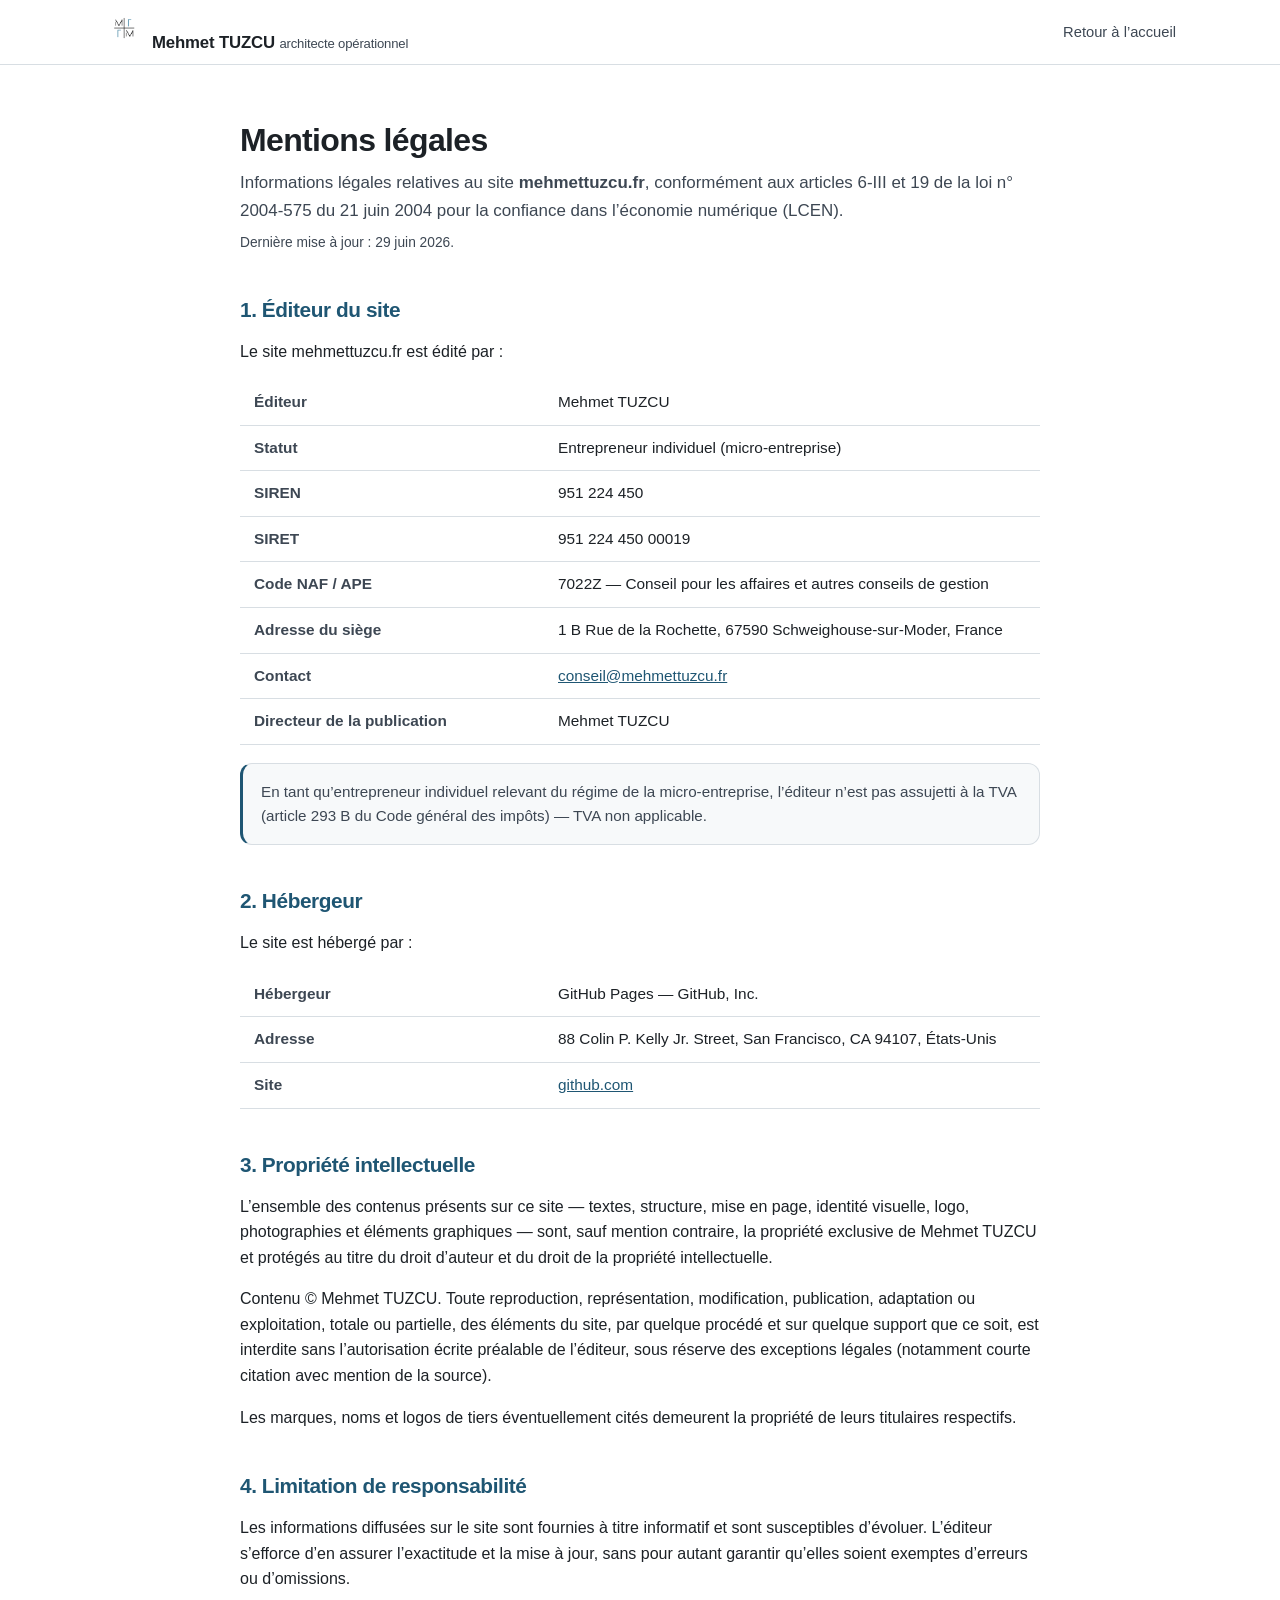
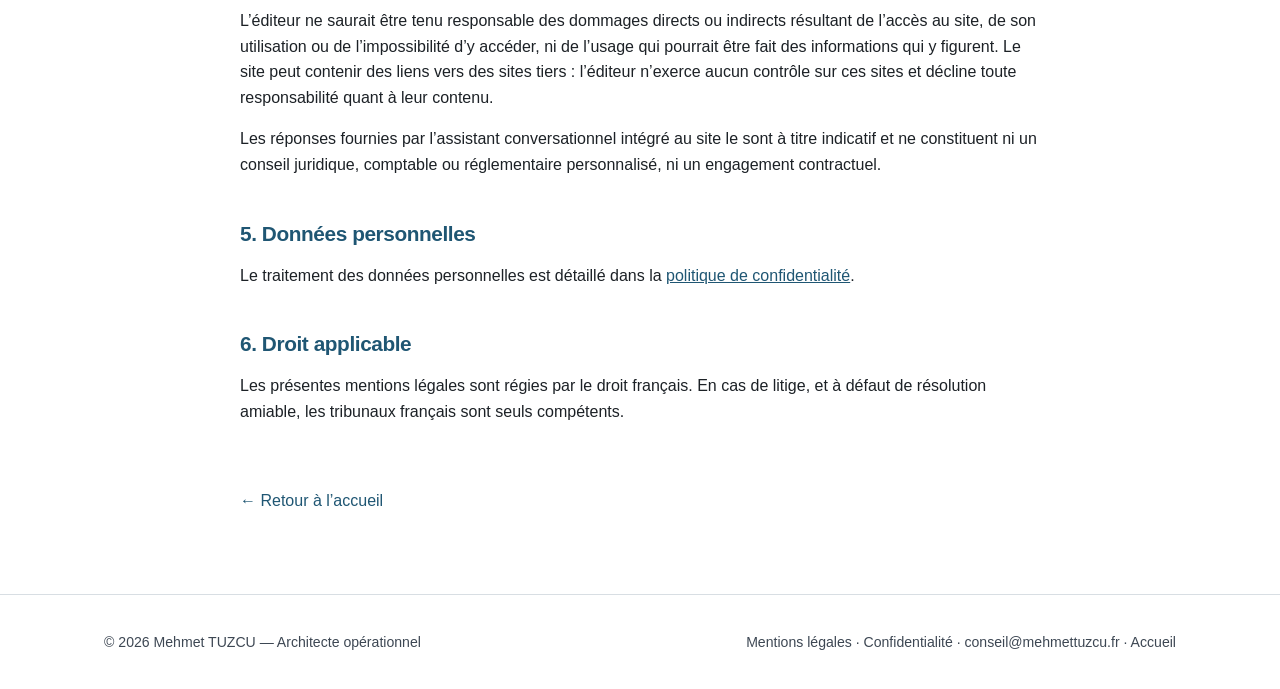
<file: mentions-legales.html>
<!DOCTYPE html>
<html lang="fr">
<head>
<meta charset="UTF-8" />
<meta name="viewport" content="width=device-width, initial-scale=1.0" />

<title>Mentions légales — Mehmet TUZCU</title>
<meta name="description" content="Mentions légales du site mehmettuzcu.fr : éditeur, hébergeur, propriété intellectuelle et responsabilité." />
<meta name="robots" content="index, follow" />
<link rel="canonical" href="https://mehmettuzcu.fr/mentions-legales.html" />
<link rel="icon" href="assets/favicon.png" />
<link rel="stylesheet" href="assets/style.css" />
</head>
<body>

<a class="skip-link" href="#main">Aller au contenu</a>

<header class="site-header">
  <div class="container nav">
    <a class="brand" href="index.html">
      <img class="brand-logo" src="LOGOMehmet-Tuzcu.png" alt="Logo Mehmet TUZCU" width="40" height="40" />
      <span class="brand-text">Mehmet TUZCU <span class="brand-role">architecte opérationnel</span></span>
    </a>
    <ul class="nav-links" id="nav-links">
      <li><a href="index.html">Retour à l’accueil</a></li>
    </ul>
  </div>
</header>

<main id="main">
  <div class="container">
    <article class="legal-page">

      <h1>Mentions légales</h1>
      <p class="legal-lead">Informations légales relatives au site <strong>mehmettuzcu.fr</strong>, conformément aux articles 6-III et 19 de la loi n° 2004-575 du 21 juin 2004 pour la confiance dans l’économie numérique (LCEN).</p>
      <p class="legal-updated">Dernière mise à jour : 29 juin 2026.</p>

      <h2>1. Éditeur du site</h2>
      <p>Le site mehmettuzcu.fr est édité par :</p>
      <table class="legal-table">
        <tbody>
          <tr><th>Éditeur</th><td>Mehmet TUZCU</td></tr>
          <tr><th>Statut</th><td>Entrepreneur individuel (micro-entreprise)</td></tr>
          <tr><th>SIREN</th><td>951 224 450</td></tr>
          <tr><th>SIRET</th><td>951 224 450 00019</td></tr>
          <tr><th>Code NAF / APE</th><td>7022Z — Conseil pour les affaires et autres conseils de gestion</td></tr>
          <tr><th>Adresse du siège</th><td>1 B Rue de la Rochette, 67590 Schweighouse-sur-Moder, France</td></tr>
          <tr><th>Contact</th><td><a href="mailto:conseil@mehmettuzcu.fr">conseil@mehmettuzcu.fr</a></td></tr>
          <tr><th>Directeur de la publication</th><td>Mehmet TUZCU</td></tr>
        </tbody>
      </table>
      <p class="legal-note">En tant qu’entrepreneur individuel relevant du régime de la micro-entreprise, l’éditeur n’est pas assujetti à la TVA (article 293 B du Code général des impôts) — TVA non applicable.</p>

      <h2>2. Hébergeur</h2>
      <p>Le site est hébergé par :</p>
      <table class="legal-table">
        <tbody>
          <tr><th>Hébergeur</th><td>GitHub Pages — GitHub, Inc.</td></tr>
          <tr><th>Adresse</th><td>88 Colin P. Kelly Jr. Street, San Francisco, CA 94107, États-Unis</td></tr>
          <tr><th>Site</th><td><a href="https://github.com" target="_blank" rel="noopener">github.com</a></td></tr>
        </tbody>
      </table>

      <h2>3. Propriété intellectuelle</h2>
      <p>L’ensemble des contenus présents sur ce site — textes, structure, mise en page, identité visuelle, logo, photographies et éléments graphiques — sont, sauf mention contraire, la propriété exclusive de Mehmet TUZCU et protégés au titre du droit d’auteur et du droit de la propriété intellectuelle.</p>
      <p>Contenu © Mehmet TUZCU. Toute reproduction, représentation, modification, publication, adaptation ou exploitation, totale ou partielle, des éléments du site, par quelque procédé et sur quelque support que ce soit, est interdite sans l’autorisation écrite préalable de l’éditeur, sous réserve des exceptions légales (notamment courte citation avec mention de la source).</p>
      <p>Les marques, noms et logos de tiers éventuellement cités demeurent la propriété de leurs titulaires respectifs.</p>

      <h2>4. Limitation de responsabilité</h2>
      <p>Les informations diffusées sur le site sont fournies à titre informatif et sont susceptibles d’évoluer. L’éditeur s’efforce d’en assurer l’exactitude et la mise à jour, sans pour autant garantir qu’elles soient exemptes d’erreurs ou d’omissions.</p>
      <p>L’éditeur ne saurait être tenu responsable des dommages directs ou indirects résultant de l’accès au site, de son utilisation ou de l’impossibilité d’y accéder, ni de l’usage qui pourrait être fait des informations qui y figurent. Le site peut contenir des liens vers des sites tiers : l’éditeur n’exerce aucun contrôle sur ces sites et décline toute responsabilité quant à leur contenu.</p>
      <p>Les réponses fournies par l’assistant conversationnel intégré au site le sont à titre indicatif et ne constituent ni un conseil juridique, comptable ou réglementaire personnalisé, ni un engagement contractuel.</p>

      <h2>5. Données personnelles</h2>
      <p>Le traitement des données personnelles est détaillé dans la <a href="politique-confidentialite.html">politique de confidentialité</a>.</p>

      <h2>6. Droit applicable</h2>
      <p>Les présentes mentions légales sont régies par le droit français. En cas de litige, et à défaut de résolution amiable, les tribunaux français sont seuls compétents.</p>

      <a class="back-home" href="index.html">← Retour à l’accueil</a>

    </article>
  </div>
</main>

<footer class="site-footer">
  <div class="container footer-row">
    <span>© <span id="year">2026</span> Mehmet TUZCU — Architecte opérationnel</span>
    <nav aria-label="Liens de bas de page">
      <a href="mentions-legales.html">Mentions légales</a> ·
      <a href="politique-confidentialite.html">Confidentialité</a> ·
      <a href="mailto:conseil@mehmettuzcu.fr">conseil@mehmettuzcu.fr</a> ·
      <a href="index.html">Accueil</a>
    </nav>
  </div>
</footer>

<script>
  document.getElementById('year').textContent = new Date().getFullYear();
</script>

</body>
</html>
</file>
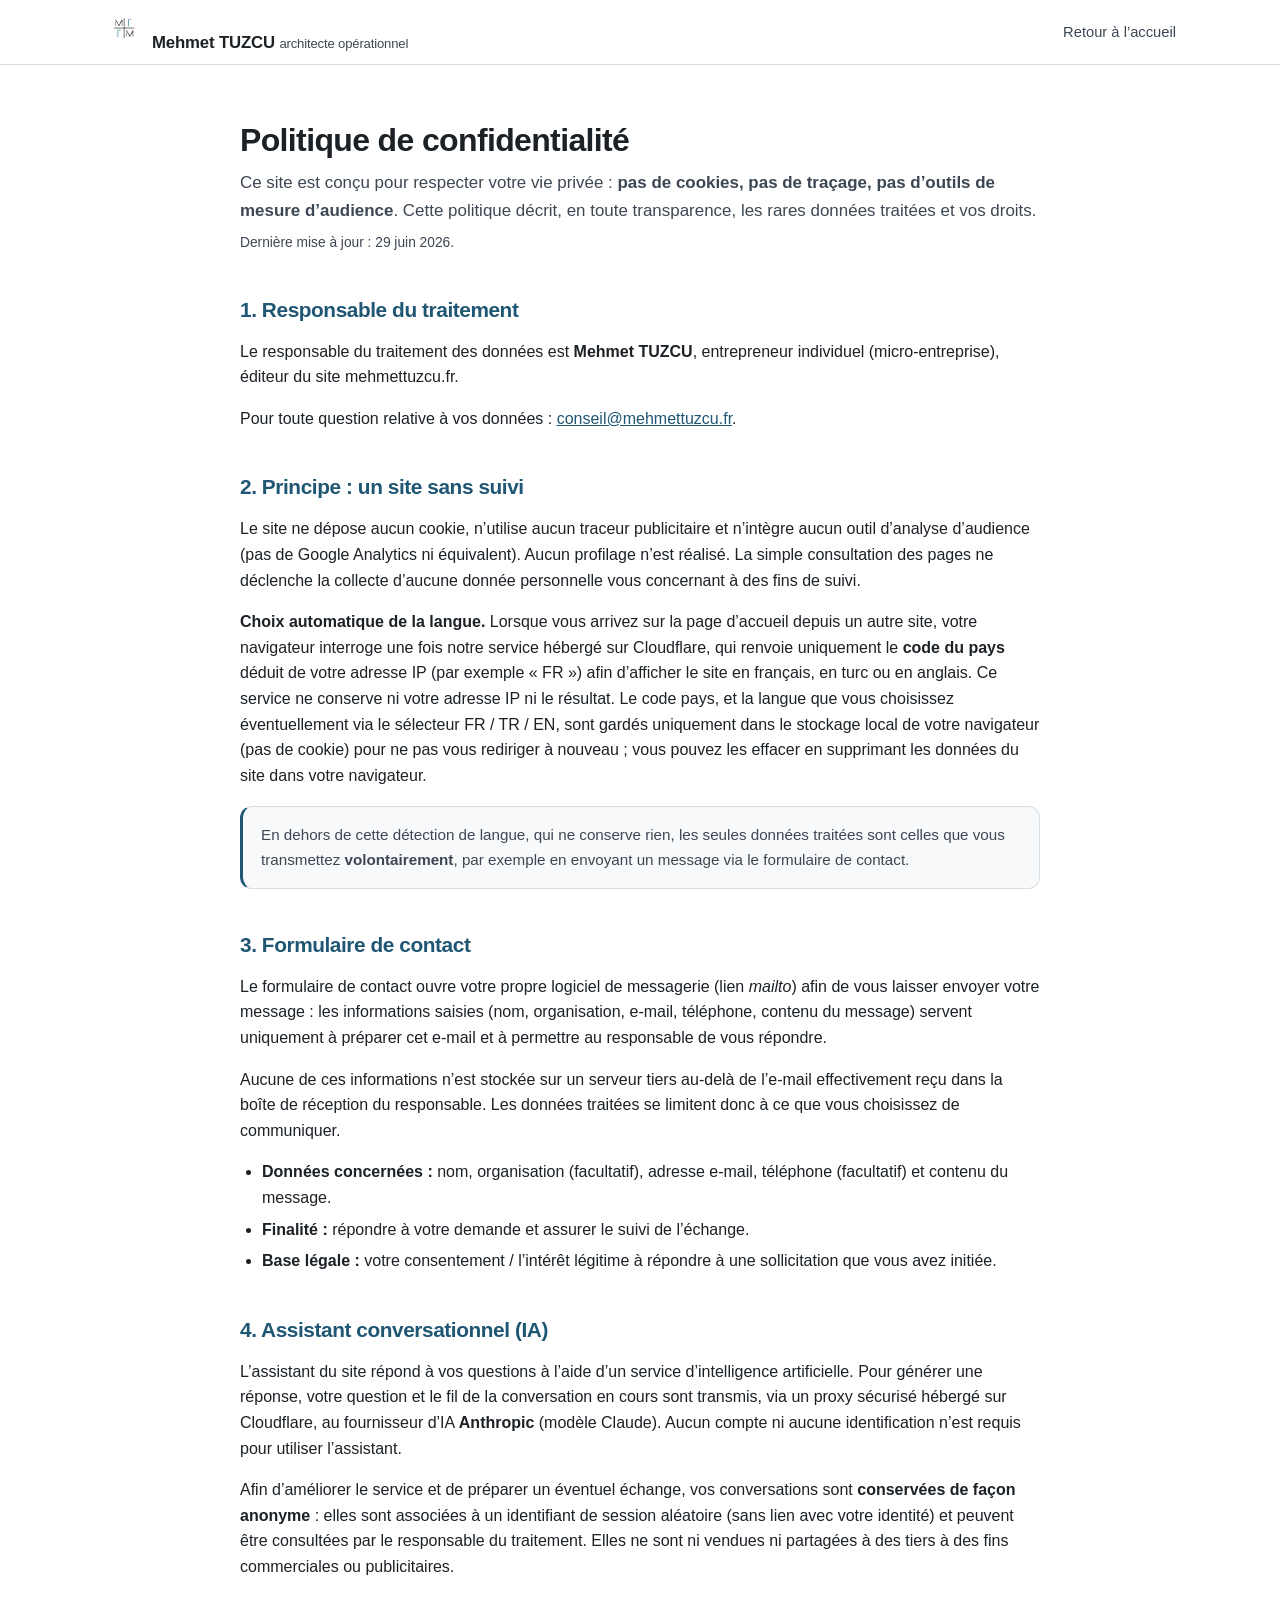
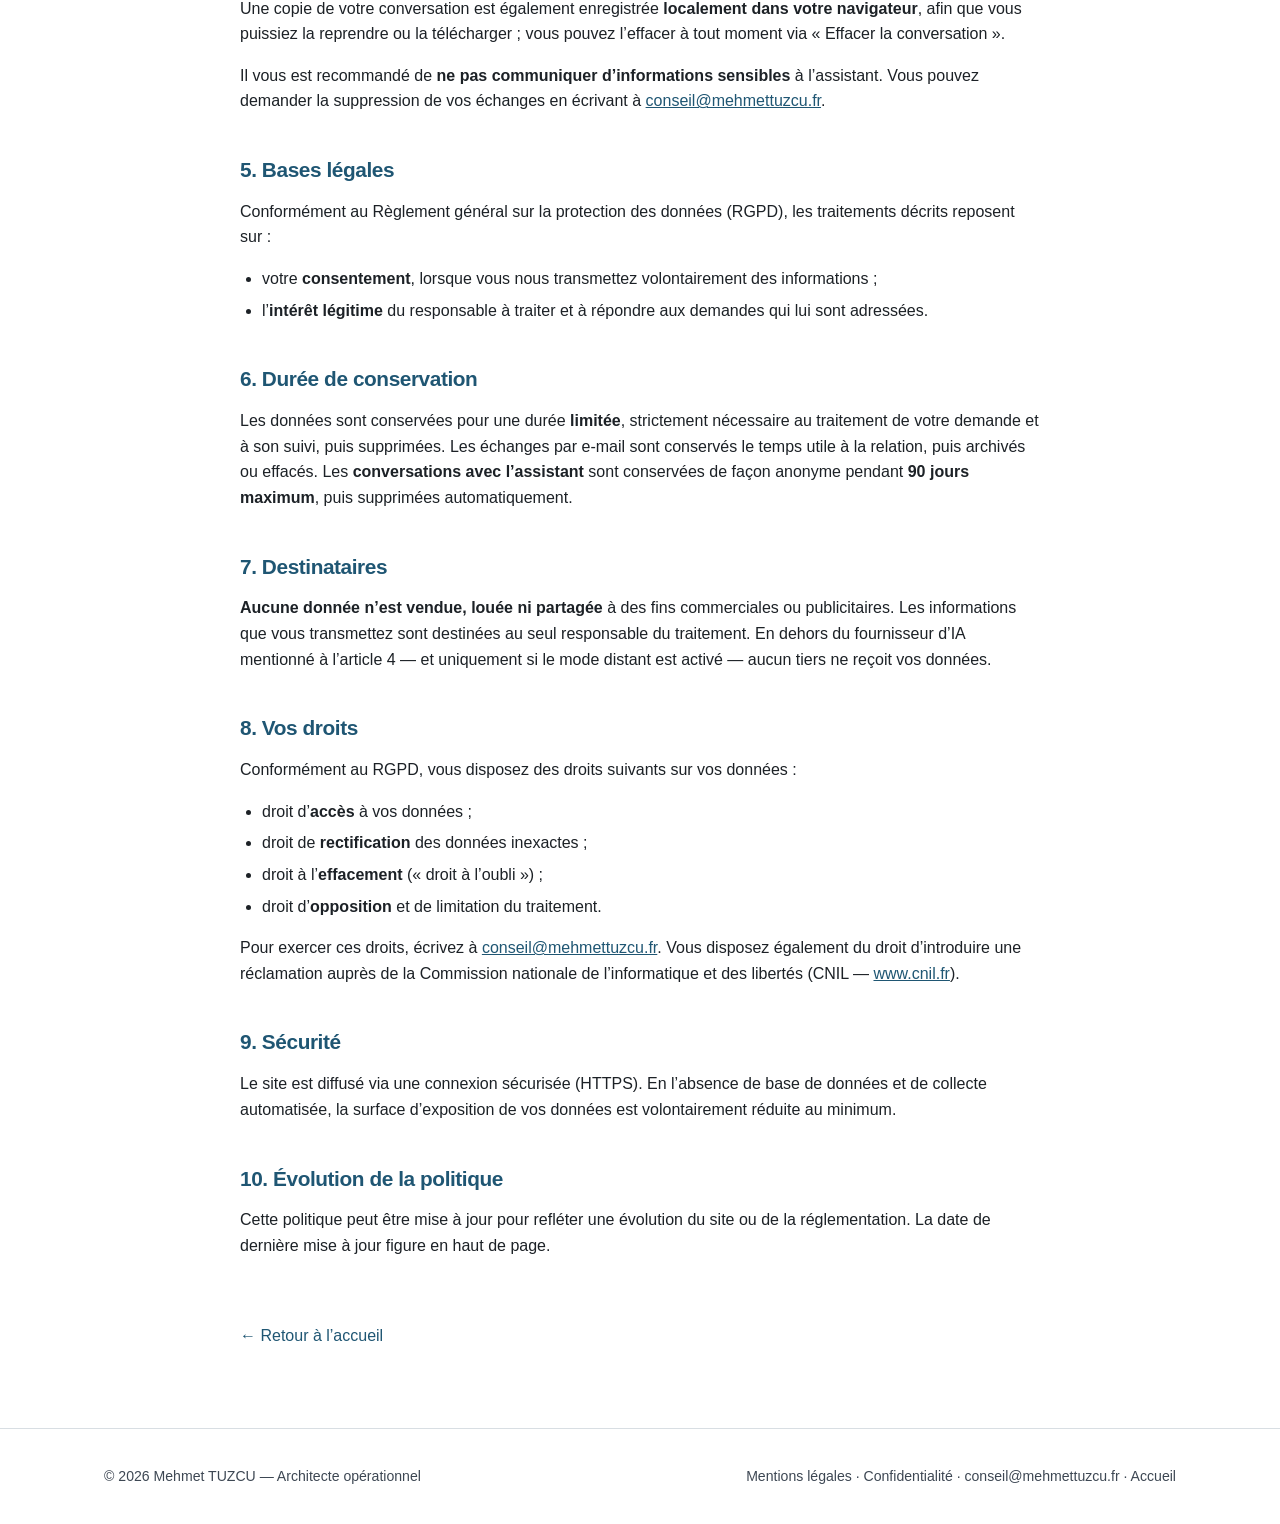
<file: politique-confidentialite.html>
<!DOCTYPE html>
<html lang="fr">
<head>
<meta charset="UTF-8" />
<meta name="viewport" content="width=device-width, initial-scale=1.0" />

<title>Politique de confidentialité — Mehmet TUZCU</title>
<meta name="description" content="Politique de confidentialité du site mehmettuzcu.fr : aucune donnée vendue, pas de cookies ni de traçage, traitement limité aux informations transmises volontairement." />
<meta name="robots" content="index, follow" />
<link rel="canonical" href="https://mehmettuzcu.fr/politique-confidentialite.html" />
<link rel="icon" href="assets/favicon.png" />
<link rel="stylesheet" href="assets/style.css" />
</head>
<body>

<a class="skip-link" href="#main">Aller au contenu</a>

<header class="site-header">
  <div class="container nav">
    <a class="brand" href="index.html">
      <img class="brand-logo" src="LOGOMehmet-Tuzcu.png" alt="Logo Mehmet TUZCU" width="40" height="40" />
      <span class="brand-text">Mehmet TUZCU <span class="brand-role">architecte opérationnel</span></span>
    </a>
    <ul class="nav-links" id="nav-links">
      <li><a href="index.html">Retour à l’accueil</a></li>
    </ul>
  </div>
</header>

<main id="main">
  <div class="container">
    <article class="legal-page">

      <h1>Politique de confidentialité</h1>
      <p class="legal-lead">Ce site est conçu pour respecter votre vie privée : <strong>pas de cookies, pas de traçage, pas d’outils de mesure d’audience</strong>. Cette politique décrit, en toute transparence, les rares données traitées et vos droits.</p>
      <p class="legal-updated">Dernière mise à jour : 29 juin 2026.</p>

      <h2>1. Responsable du traitement</h2>
      <p>Le responsable du traitement des données est <strong>Mehmet TUZCU</strong>, entrepreneur individuel (micro-entreprise), éditeur du site mehmettuzcu.fr.</p>
      <p>Pour toute question relative à vos données : <a href="mailto:conseil@mehmettuzcu.fr">conseil@mehmettuzcu.fr</a>.</p>

      <h2>2. Principe : un site sans suivi</h2>
      <p>Le site ne dépose aucun cookie, n’utilise aucun traceur publicitaire et n’intègre aucun outil d’analyse d’audience (pas de Google Analytics ni équivalent). Aucun profilage n’est réalisé. La simple consultation des pages ne déclenche la collecte d’aucune donnée personnelle vous concernant à des fins de suivi.</p>
      <p><strong>Choix automatique de la langue.</strong> Lorsque vous arrivez sur la page d’accueil depuis un autre site, votre navigateur interroge une fois notre service hébergé sur Cloudflare, qui renvoie uniquement le <strong>code du pays</strong> déduit de votre adresse IP (par exemple « FR ») afin d’afficher le site en français, en turc ou en anglais. Ce service ne conserve ni votre adresse IP ni le résultat. Le code pays, et la langue que vous choisissez éventuellement via le sélecteur FR / TR / EN, sont gardés uniquement dans le stockage local de votre navigateur (pas de cookie) pour ne pas vous rediriger à nouveau ; vous pouvez les effacer en supprimant les données du site dans votre navigateur.</p>
      <p class="legal-note">En dehors de cette détection de langue, qui ne conserve rien, les seules données traitées sont celles que vous transmettez <strong>volontairement</strong>, par exemple en envoyant un message via le formulaire de contact.</p>

      <h2>3. Formulaire de contact</h2>
      <p>Le formulaire de contact ouvre votre propre logiciel de messagerie (lien <em>mailto</em>) afin de vous laisser envoyer votre message : les informations saisies (nom, organisation, e-mail, téléphone, contenu du message) servent uniquement à préparer cet e-mail et à permettre au responsable de vous répondre.</p>
      <p>Aucune de ces informations n’est stockée sur un serveur tiers au-delà de l’e-mail effectivement reçu dans la boîte de réception du responsable. Les données traitées se limitent donc à ce que vous choisissez de communiquer.</p>
      <ul>
        <li><strong>Données concernées :</strong> nom, organisation (facultatif), adresse e-mail, téléphone (facultatif) et contenu du message.</li>
        <li><strong>Finalité :</strong> répondre à votre demande et assurer le suivi de l’échange.</li>
        <li><strong>Base légale :</strong> votre consentement / l’intérêt légitime à répondre à une sollicitation que vous avez initiée.</li>
      </ul>

      <h2>4. Assistant conversationnel (IA)</h2>
      <p>L’assistant du site répond à vos questions à l’aide d’un service d’intelligence artificielle. Pour générer une réponse, votre question et le fil de la conversation en cours sont transmis, via un proxy sécurisé hébergé sur Cloudflare, au fournisseur d’IA <strong>Anthropic</strong> (modèle Claude). Aucun compte ni aucune identification n’est requis pour utiliser l’assistant.</p>
      <p>Afin d’améliorer le service et de préparer un éventuel échange, vos conversations sont <strong>conservées de façon anonyme</strong> : elles sont associées à un identifiant de session aléatoire (sans lien avec votre identité) et peuvent être consultées par le responsable du traitement. Elles ne sont ni vendues ni partagées à des tiers à des fins commerciales ou publicitaires.</p>
      <p>Une copie de votre conversation est également enregistrée <strong>localement dans votre navigateur</strong>, afin que vous puissiez la reprendre ou la télécharger ; vous pouvez l’effacer à tout moment via « Effacer la conversation ».</p>
      <p>Il vous est recommandé de <strong>ne pas communiquer d’informations sensibles</strong> à l’assistant. Vous pouvez demander la suppression de vos échanges en écrivant à <a href="mailto:conseil@mehmettuzcu.fr">conseil@mehmettuzcu.fr</a>.</p>

      <h2>5. Bases légales</h2>
      <p>Conformément au Règlement général sur la protection des données (RGPD), les traitements décrits reposent sur :</p>
      <ul>
        <li>votre <strong>consentement</strong>, lorsque vous nous transmettez volontairement des informations ;</li>
        <li>l’<strong>intérêt légitime</strong> du responsable à traiter et à répondre aux demandes qui lui sont adressées.</li>
      </ul>

      <h2>6. Durée de conservation</h2>
      <p>Les données sont conservées pour une durée <strong>limitée</strong>, strictement nécessaire au traitement de votre demande et à son suivi, puis supprimées. Les échanges par e-mail sont conservés le temps utile à la relation, puis archivés ou effacés. Les <strong>conversations avec l’assistant</strong> sont conservées de façon anonyme pendant <strong>90 jours maximum</strong>, puis supprimées automatiquement.</p>

      <h2>7. Destinataires</h2>
      <p><strong>Aucune donnée n’est vendue, louée ni partagée</strong> à des fins commerciales ou publicitaires. Les informations que vous transmettez sont destinées au seul responsable du traitement. En dehors du fournisseur d’IA mentionné à l’article 4 — et uniquement si le mode distant est activé — aucun tiers ne reçoit vos données.</p>

      <h2>8. Vos droits</h2>
      <p>Conformément au RGPD, vous disposez des droits suivants sur vos données :</p>
      <ul>
        <li>droit d’<strong>accès</strong> à vos données ;</li>
        <li>droit de <strong>rectification</strong> des données inexactes ;</li>
        <li>droit à l’<strong>effacement</strong> (« droit à l’oubli ») ;</li>
        <li>droit d’<strong>opposition</strong> et de limitation du traitement.</li>
      </ul>
      <p>Pour exercer ces droits, écrivez à <a href="mailto:conseil@mehmettuzcu.fr">conseil@mehmettuzcu.fr</a>. Vous disposez également du droit d’introduire une réclamation auprès de la Commission nationale de l’informatique et des libertés (CNIL — <a href="https://www.cnil.fr" target="_blank" rel="noopener">www.cnil.fr</a>).</p>

      <h2>9. Sécurité</h2>
      <p>Le site est diffusé via une connexion sécurisée (HTTPS). En l’absence de base de données et de collecte automatisée, la surface d’exposition de vos données est volontairement réduite au minimum.</p>

      <h2>10. Évolution de la politique</h2>
      <p>Cette politique peut être mise à jour pour refléter une évolution du site ou de la réglementation. La date de dernière mise à jour figure en haut de page.</p>

      <a class="back-home" href="index.html">← Retour à l’accueil</a>

    </article>
  </div>
</main>

<footer class="site-footer">
  <div class="container footer-row">
    <span>© <span id="year">2026</span> Mehmet TUZCU — Architecte opérationnel</span>
    <nav aria-label="Liens de bas de page">
      <a href="mentions-legales.html">Mentions légales</a> ·
      <a href="politique-confidentialite.html">Confidentialité</a> ·
      <a href="mailto:conseil@mehmettuzcu.fr">conseil@mehmettuzcu.fr</a> ·
      <a href="index.html">Accueil</a>
    </nav>
  </div>
</footer>

<script>
  document.getElementById('year').textContent = new Date().getFullYear();
</script>

</body>
</html>
</file>
<file: assets/style.css>
/* mehmettuzcu.fr — feuille de style
   Palette sobre, professionnelle, accessible. */

:root {
  --accent: #1f5673;
  --accent-dark: #163f54;
  --accent-soft: #e8eef2;
  --bg: #ffffff;
  --bg-alt: #f7f9fa;
  --ink: #1c2126;
  --gray: #3d4753;
  --line: #d8dee3;
  --maxw: 1120px;
  --radius: 12px;
  --shadow: 0 1px 2px rgba(22, 63, 84, .06), 0 8px 24px rgba(22, 63, 84, .06);
}

* { box-sizing: border-box; }

html {
  scroll-behavior: smooth;
  scroll-padding-top: 76px;
}

body {
  margin: 0;
  font-family: -apple-system, BlinkMacSystemFont, "Segoe UI", Roboto, Helvetica, Arial, sans-serif;
  color: var(--ink);
  background: var(--bg);
  line-height: 1.6;
  -webkit-font-smoothing: antialiased;
}

img { max-width: 100%; }

a { color: var(--accent); }

.container {
  width: 100%;
  max-width: var(--maxw);
  margin: 0 auto;
  padding: 0 24px;
}

/* Skip link */
.skip-link {
  position: absolute;
  left: -999px;
  top: 0;
  background: var(--accent);
  color: #fff;
  padding: 10px 16px;
  z-index: 1000;
  border-radius: 0 0 8px 0;
}
.skip-link:focus { left: 0; }

/* ---------- Header / nav ---------- */
.site-header {
  position: sticky;
  top: 0;
  z-index: 100;
  background: rgba(255, 255, 255, .92);
  backdrop-filter: saturate(180%) blur(8px);
  border-bottom: 1px solid var(--line);
}
.nav {
  display: flex;
  align-items: center;
  justify-content: space-between;
  height: 64px;
}
.brand {
  font-weight: 700;
  font-size: 1.05rem;
  letter-spacing: -.01em;
  color: var(--ink);
  text-decoration: none;
  display: flex;
  align-items: baseline;
  gap: 8px;
}
.brand .brand-role {
  font-weight: 400;
  font-size: .82rem;
  color: var(--gray);
}
.nav-links {
  display: flex;
  gap: 26px;
  list-style: none;
  margin: 0;
  padding: 0;
}
.nav-links a {
  text-decoration: none;
  color: var(--gray);
  font-size: .92rem;
  font-weight: 500;
  padding: 6px 0;
  border-bottom: 2px solid transparent;
  transition: color .15s, border-color .15s;
}
.nav-links a:hover,
.nav-links a:focus { color: var(--accent); border-bottom-color: var(--accent); }

.nav-toggle {
  display: none;
  background: none;
  border: 1px solid var(--line);
  border-radius: 8px;
  padding: 8px 10px;
  cursor: pointer;
  color: var(--ink);
}

/* ---------- Sections ---------- */
section { padding: 72px 0; }
.section-alt { background: var(--bg-alt); border-top: 1px solid var(--line); border-bottom: 1px solid var(--line); }

.eyebrow {
  text-transform: uppercase;
  letter-spacing: .12em;
  font-size: .74rem;
  font-weight: 700;
  color: var(--accent);
  margin: 0 0 12px;
}
h1, h2, h3 { letter-spacing: -.02em; line-height: 1.2; }
h2 { font-size: 1.9rem; margin: 0 0 18px; }
.section-intro {
  font-size: 1.06rem;
  color: var(--gray);
  margin: 0 0 40px;
}

/* ---------- Hero ---------- */
.hero {
  padding: 96px 0 84px;
  background:
    radial-gradient(1200px 400px at 75% -10%, var(--accent-soft) 0%, transparent 60%),
    var(--bg);
}
.hero-tag {
  display: inline-block;
  font-size: .82rem;
  font-weight: 600;
  color: var(--accent-dark);
  background: var(--accent-soft);
  border: 1px solid #cddbe4;
  padding: 6px 14px;
  border-radius: 999px;
  margin-bottom: 22px;
}
.hero h1 {
  font-size: clamp(2.1rem, 5vw, 3.1rem);
  margin: 0 0 10px;
}
.hero h1 .accent { color: var(--accent); }
.hero .lede {
  font-size: 1.18rem;
  color: var(--gray);
  max-width: 720px;
  margin: 18px 0 32px;
}
.hero-cta { display: flex; flex-wrap: wrap; gap: 14px; }

/* Trust strip */
.trust {
  margin-top: 52px;
  display: flex;
  flex-wrap: wrap;
  gap: 16px 40px;
  padding-top: 28px;
  border-top: 1px solid var(--line);
}
.trust div { min-width: 120px; }
.trust .num { font-size: 1.5rem; font-weight: 700; color: var(--accent); display: block; }
.trust .lbl { font-size: .82rem; color: var(--gray); }

/* ---------- Buttons ---------- */
.btn {
  display: inline-block;
  text-decoration: none;
  font-weight: 600;
  font-size: .95rem;
  padding: 13px 24px;
  border-radius: 10px;
  border: 1px solid transparent;
  cursor: pointer;
  transition: background .15s, transform .05s, box-shadow .15s;
}
.btn-primary { background: var(--accent); color: #fff; box-shadow: 0 2px 8px rgba(22, 63, 84, .18); }
.btn-primary:hover { background: var(--accent-dark); box-shadow: 0 4px 14px rgba(22, 63, 84, .26); }
.btn-secondary { background: #fff; color: var(--accent); border-color: var(--line); }
.btn-secondary:hover { border-color: var(--accent); }
.btn:active { transform: translateY(1px); }

/* ---------- About ---------- */
.about-grid { display: grid; grid-template-columns: 1fr 1fr; gap: 18px 44px; }
.about-grid p { margin: 0; font-size: 1.04rem; }
.about-grid p:first-of-type { font-size: 1.12rem; }

/* ---------- Pillars ---------- */
.pillars {
  display: grid;
  grid-template-columns: repeat(3, 1fr);
  gap: 22px;
  align-items: stretch;
}
.pillar {
  background: #fff;
  border: 1px solid var(--line);
  border-radius: var(--radius);
  padding: 26px 24px;
  height: 100%;
}
.pillar .pic {
  width: 42px; height: 42px;
  display: flex; align-items: center; justify-content: center;
  background: var(--accent-soft);
  border-radius: 10px;
  margin-bottom: 16px;
  color: var(--accent);
}
.pillar h3 { font-size: 1.12rem; margin: 0 0 10px; }
.pillar p { margin: 0; color: var(--gray); font-size: .96rem; }

.principle {
  margin-top: 26px;
  background: var(--accent);
  color: #fff;
  border-radius: var(--radius);
  padding: 30px 32px;
}
.principle h3 { margin: 0 0 8px; color: #fff; font-size: 1.18rem; }
.principle p { margin: 0; color: #e3edf2; }

/* ---------- Projects ---------- */
.cards { display: grid; grid-template-columns: repeat(2, 1fr); gap: 22px; align-items: stretch; }
.card {
  background: #fff;
  border: 1px solid var(--line);
  border-radius: var(--radius);
  padding: 26px 24px;
  display: flex;
  flex-direction: column;
  height: 100%;
}
.card .tag {
  font-size: .72rem;
  font-weight: 700;
  text-transform: uppercase;
  letter-spacing: .08em;
  color: var(--accent);
  margin-bottom: 10px;
}
.card h3 { font-size: 1.16rem; margin: 0 0 6px; }
.card .sub { font-weight: 600; color: var(--ink); margin: 0 0 12px; font-size: .98rem; }
.card p { margin: 0 0 12px; color: var(--gray); font-size: .95rem; }
.card .meta {
  font-size: .82rem;
  color: var(--gray);
  font-style: italic;
  border-left: 3px solid var(--accent-soft);
  padding-left: 12px;
  margin: 4px 0 14px;
}
.card .card-link {
  margin-top: auto;
  font-weight: 600;
  font-size: .9rem;
  text-decoration: none;
}
.card .card-link:hover { text-decoration: underline; }

/* ---------- Method ---------- */
.steps { display: grid; grid-template-columns: repeat(3, 1fr); gap: 20px; align-items: stretch; }
.step {
  background: #fff;
  border: 1px solid var(--line);
  border-radius: var(--radius);
  padding: 24px 22px;
  position: relative;
  height: 100%;
}
.step .n {
  width: 34px; height: 34px;
  border-radius: 50%;
  background: var(--accent);
  color: #fff;
  font-weight: 700;
  display: flex; align-items: center; justify-content: center;
  margin-bottom: 14px;
  font-size: .95rem;
}
.step h3 { font-size: 1.04rem; margin: 0 0 8px; }
.step p { margin: 0; color: var(--gray); font-size: .92rem; }
.method-note {
  margin-top: 26px;
  font-size: 1.02rem;
  color: var(--ink);
  background: var(--accent-soft);
  border-left: 4px solid var(--accent);
  padding: 18px 22px;
  border-radius: 0 8px 8px 0;
}

/* ---------- Proofs ---------- */
.proof-groups { display: grid; grid-template-columns: repeat(2, 1fr); gap: 22px; align-items: stretch; }
.proof {
  background: #fff;
  border: 1px solid var(--line);
  border-radius: var(--radius);
  padding: 24px 24px;
  height: 100%;
}
.proof h3 {
  font-size: .82rem; text-transform: uppercase; letter-spacing: .08em;
  color: var(--accent); margin: 0 0 14px;
}
.proof ul { margin: 0; padding-left: 18px; }
.proof li { margin-bottom: 8px; color: var(--gray); font-size: .95rem; }
.proof li strong { color: var(--ink); }
.proof-disclaimer {
  grid-column: 1 / -1;
  font-size: .9rem;
  color: var(--gray);
  text-align: center;
  font-style: italic;
}

/* ---------- Audience ---------- */
.audience { display: grid; grid-template-columns: repeat(2, 1fr); gap: 20px; align-items: stretch; }
.aud {
  border: 1px solid var(--line);
  border-radius: var(--radius);
  padding: 22px 22px;
  background: #fff;
  height: 100%;
}
.aud h3 { font-size: 1.05rem; margin: 0 0 8px; color: var(--accent-dark); }
.aud p { margin: 0; color: var(--gray); font-size: .95rem; }

/* ---------- Assistant ---------- */
.assistant-wrap { max-width: 880px; margin: 0 auto; }
.assistant-frame {
  width: 100%;
  height: 560px;
  border: 1px solid var(--line);
  border-radius: var(--radius);
  box-shadow: var(--shadow);
  background: #fff;
  overflow: hidden;
}
.assistant-fallback {
  text-align: center;
  margin-top: 18px;
  font-size: .92rem;
  color: var(--gray);
}

/* ---------- Contact ---------- */
.contact-card {
  background: var(--accent);
  color: #fff;
  border-radius: var(--radius);
  padding: 44px 40px;
}
.contact-card h2 { color: #fff; }
.contact-card p { color: #e3edf2; font-size: 1.06rem; max-width: 720px; }
.contact-list { list-style: none; margin: 22px 0 26px; padding: 0; }
.contact-list li { margin-bottom: 10px; font-size: 1.02rem; }
.contact-list a { color: #fff; font-weight: 600; }
.contact-list .k { color: #bcd2de; display: inline-block; min-width: 220px; font-weight: 400; }

/* ---------- Footer ---------- */
.site-footer {
  border-top: 1px solid var(--line);
  padding: 36px 0;
  font-size: .88rem;
  color: var(--gray);
}
.footer-row { display: flex; flex-wrap: wrap; gap: 14px 28px; justify-content: space-between; align-items: center; }
.footer-row a { color: var(--gray); text-decoration: none; }
.footer-row a:hover { color: var(--accent); }

/* ---------- Paragraphes justifiés (prose large uniquement ; cartes étroites = à gauche) ---------- */
.hero .lede,
.section-intro,
.about-grid p,
.principle p,
.method-note,
.contact-card p {
  text-align: justify;
  -webkit-hyphens: none;
  hyphens: none;
}
/* Cartes étroites : alignées à gauche, pas de coupure de mots (TypeScript, PostgreSQL…) */
.pillar p, .card p, .step p, .aud p {
  text-align: justify;
  -webkit-hyphens: none;
  hyphens: none;
}

/* ---------- Responsive ---------- */
@media (max-width: 900px) {
  .pillars, .steps { grid-template-columns: 1fr 1fr; }
  .cards, .proof-groups, .audience, .about-grid { grid-template-columns: 1fr; }
}
@media (max-width: 680px) {
  section { padding: 56px 0; }
  .hero { padding: 72px 0 60px; }
  h2 { font-size: 1.6rem; }
  .pillars, .steps { grid-template-columns: 1fr; }
  .nav-links {
    display: none;
    position: absolute;
    top: 64px; left: 0; right: 0;
    flex-direction: column;
    gap: 0;
    background: #fff;
    border-bottom: 1px solid var(--line);
    padding: 8px 24px 16px;
  }
  .nav-links.open { display: flex; }
  .nav-links li { width: 100%; }
  .nav-links a { display: block; padding: 12px 0; border-bottom: 1px solid var(--bg-alt); }
  .nav-toggle { display: inline-flex; }
  .contact-list .k { min-width: auto; display: block; }
  .contact-card { padding: 32px 24px; }
}

@media (prefers-reduced-motion: reduce) {
  html { scroll-behavior: auto; }
  * { transition: none !important; }
}

/* ---------- Pages légales ---------- */
.legal-page {
  max-width: 800px;
  margin: 0 auto;
  padding: 56px 0 80px;
}
.legal-page .legal-lead {
  font-size: 1.06rem;
  color: var(--gray);
  margin: 0 0 8px;
}
.legal-page .legal-updated {
  font-size: .86rem;
  color: var(--gray);
  margin: 0 0 40px;
}
.legal-page h1 {
  font-size: 2rem;
  color: var(--ink);
  margin: 0 0 10px;
}
.legal-page h2 {
  font-size: 1.3rem;
  color: var(--accent);
  margin: 40px 0 14px;
  padding-top: 4px;
}
.legal-page h3 {
  font-size: 1.02rem;
  color: var(--ink);
  margin: 22px 0 8px;
}
.legal-page p,
.legal-page li { color: var(--ink); }
.legal-page ul { padding-left: 22px; }
.legal-page li { margin-bottom: 6px; }
.legal-page .legal-table {
  width: 100%;
  border-collapse: collapse;
  margin: 8px 0 4px;
  font-size: .96rem;
}
.legal-page .legal-table th,
.legal-page .legal-table td {
  text-align: left;
  vertical-align: top;
  padding: 10px 14px;
  border-bottom: 1px solid var(--line);
}
.legal-page .legal-table th {
  width: 38%;
  color: var(--gray);
  font-weight: 600;
}
.legal-page .legal-note {
  background: var(--bg-alt);
  border: 1px solid var(--line);
  border-left: 3px solid var(--accent);
  border-radius: var(--radius);
  padding: 16px 18px;
  margin: 18px 0;
  font-size: .95rem;
  color: var(--gray);
}
.legal-page .back-home {
  display: inline-block;
  margin-top: 48px;
  font-weight: 500;
  text-decoration: none;
  color: var(--accent);
}
.legal-page .back-home:hover { color: var(--accent-dark); }
</file>
